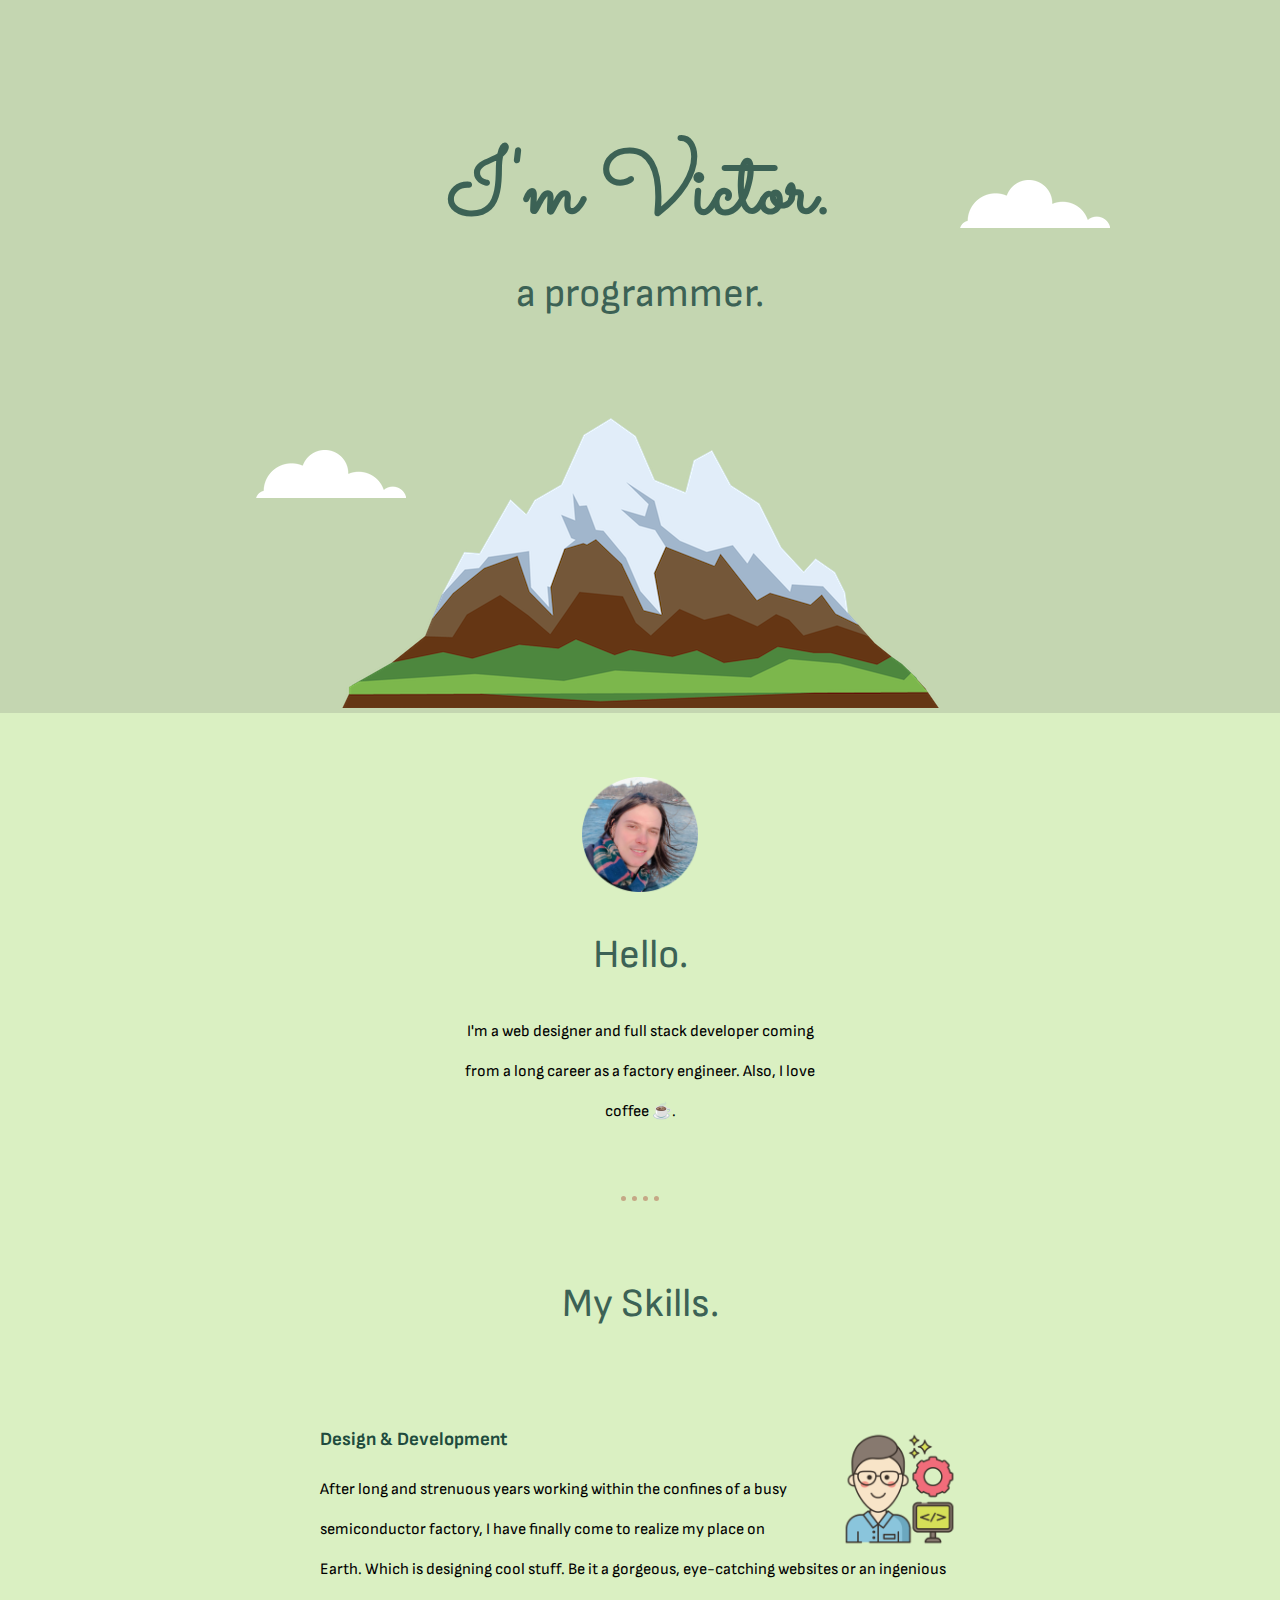
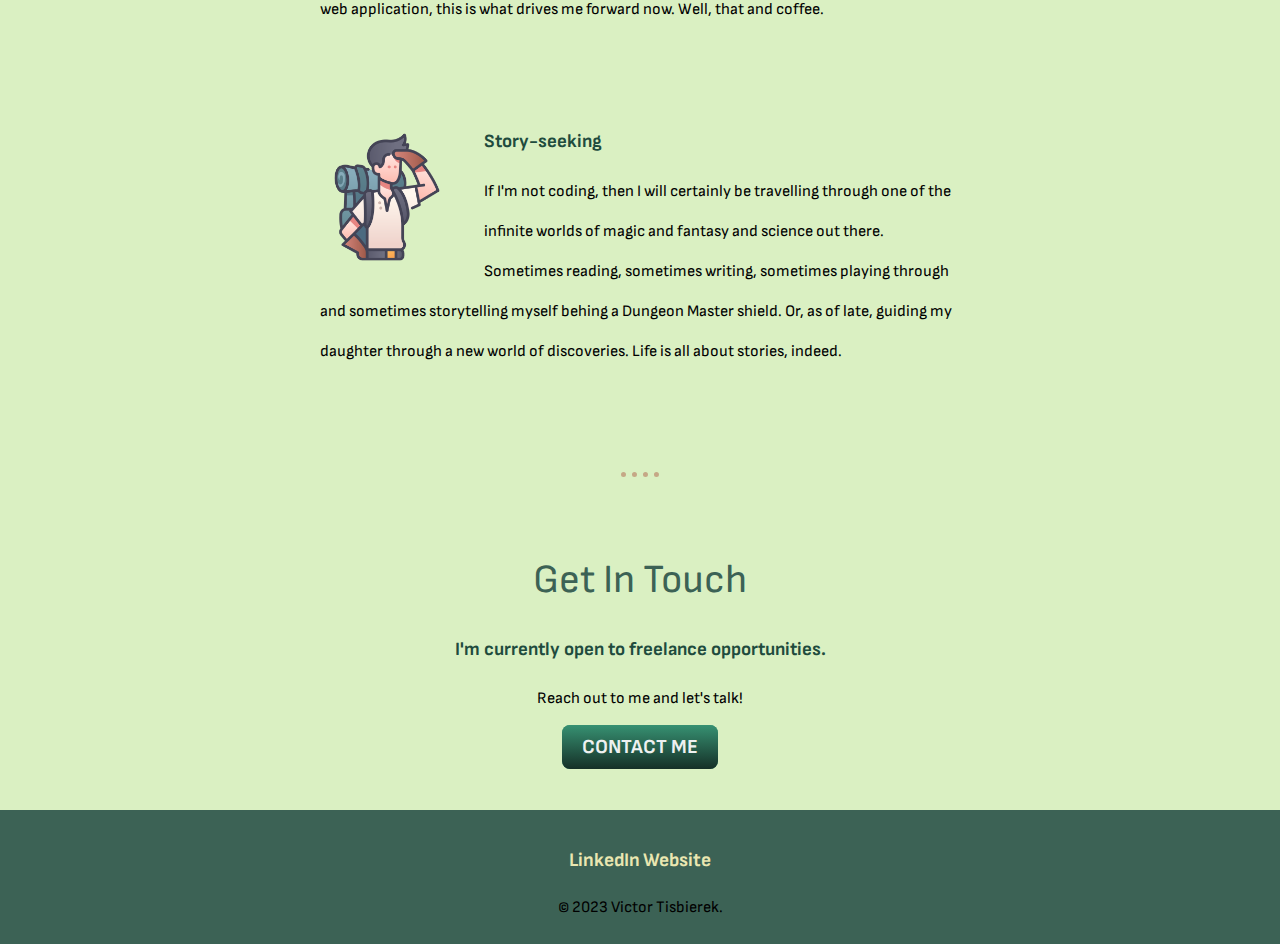
<file: index.html>
<!DOCTYPE html>
<html lang="en">
    <head>
        <meta charset="UTF-8">
        <title>VTisbierek</title>
        <link rel="stylesheet" type="" href="css/styles.css">
        <link rel="icon" href="favicon.ico">
        <link rel="preconnect" href="https://fonts.googleapis.com">
        <link rel="preconnect" href="https://fonts.gstatic.com" crossorigin>
        <link href="https://fonts.googleapis.com/css2?family=Sacramento&family=Sofia+Sans&display=swap" rel="stylesheet">
    </head>

    <body>

        <div class="top-container">
            <img src="images/cloud.png" alt="cloud-img" id="cloud1">
            <h1>I'm Victor.</h1>
            <h2 id="subtitle">a <span>pro</span>grammer.</h2>   
            <img src="images/cloud.png" alt="cloud-img" id="cloud2">
            <img src="images/mountain.png" alt="mountain-img">     
        </div>
        <!-- INÍCIO STUB CODE -->
        <div class="middle-container">
            <div class="profile">
              <img src="images/profile-circle.png" alt="victor-img" class="victor">
              <h2>Hello.</h2>
              <p>I'm a web designer and full stack developer coming from a long career as a factory engineer. Also, I love coffee ☕.</p>
            </div>
            <hr>
            <div class="skills">
              <h2>My Skills.</h2>
              <div class="skill-dev">
                <img class="dev-img" src="images/software-developer.png" alt="webdevelopment-img">
                <h3>Design & Development</h3>
                <p>After long and strenuous years working within the confines of a busy semiconductor factory, 
                    I have finally come to realize my place on Earth. Which is designing cool stuff. Be it a gorgeous, 
                    eye-catching websites or an ingenious web application, this is what drives me forward now. Well, that and coffee.
                </p>
              </div>
              <div class="skill-story">
                <img class="story-img" src="images/aventureiro.png" alt="storytelling-img">
                <h3>Story-seeking</h3>
                <p>If I'm not coding, then I will certainly be travelling through one of the infinite worlds of magic and fantasy and science out there.
                    Sometimes reading, sometimes writing, sometimes playing through and sometimes storytelling myself behing a Dungeon Master shield. Or,
                    as of late, guiding my daughter through a new world of discoveries. Life is all about stories, indeed.
                </p>
              </div>
            </div>
            <hr>
            <div class="contact-me">
              <h2>Get In Touch</h2>
              <h3>I'm currently open to freelance opportunities.</h3>
              <p>Reach out to me and let's talk!</p>
              <a class="btn" href="mailto:metropoller@gmail.com">CONTACT ME</a>
            </div>
          </div>
          
          
          <div class="bottom-container">
            <a class="footer-link" href="https://www.linkedin.com/in/victortisbierek/">LinkedIn</a>
            <a class="footer-link" href="https://vtisbierek.github.io/cv/">Website</a>
            <p>© 2023 Victor Tisbierek.</p>
          </div>
          <!-- FIM STUB CODE -->
    </body>
</html>
</file>
<file: css/styles.css>
/****************************************************TAG SELECTORS**********************************************************/
body{
    margin:0px;
    text-align: center;
    font-family: 'Sofia Sans', sans-serif;
    background-color: #c4d6b1;
 }

 a{
    color:#EAE7B1;   
 }

h1{
    color:#3C6255;
    font-size:5.625rem;
    font-family: 'Sacramento', cursive;
    margin: 0 auto 0;
 }

hr{
    color:#c5a886;
    border:none;
    border-top-style: dotted;
    border-top-width: 5px;
    width: 3%;
}

h2{
    color:#3C6255;
    font-size: 2.5rem;
    font-weight: normal;
}

h3{
    color:#204b3d;
}

p{
    line-height: 2.5;
}

a{
    text-decoration: none;
    font-size: 1.2rem;
    font-weight: bold;
}

/****************************************************CLASS SELECTORS********************************************************/

.top-container{
    padding: 10% 0 0;
}

.middle-container{
    padding: 5% 0 1%;
    background-color: #daf0c2;
    position:relative;   
}

.bottom-container{
    padding: 3% 0 0;
    background-color: #3C6255;
    position:absolute;
    width:100%;
}

.skill-dev{
    margin:100px auto 100px auto;
    width:50%;
    text-align: left;
}

.skill-story{
    margin:100px auto 100px auto;
    width:50%;
    text-align: left;
}

.profile{
    position:relative;
    margin:0 auto 5%;
    width: 30%;
}

.skills{
    padding: 3% 0 0;
    position:relative;
    margin:0 auto 0%;
}

.victor{
    width: 30%;
}

.story-img{
    width: 21%;
    float: left;
    margin-right: 30px;
}

.dev-img{
    width: 19%;
    float: right;
    margin-left: 30px;
}

.btn{
    background: #379172;
    background-image: -webkit-linear-gradient(top, #379172, #153027);
    background-image: -moz-linear-gradient(top, #379172, #153027);
    background-image: -ms-linear-gradient(top, #379172, #153027);
    background-image: -o-linear-gradient(top, #379172, #153027);
    background-image: linear-gradient(to bottom, #379172, #153027);
    -webkit-border-radius: 8;
    -moz-border-radius: 8;
    border:none;
    border-radius: 8px;
    font-family: 'Sofia Sans', sans-serif;
    color: #eef1f0;
    font-size: 20px;
    padding: 10px 20px 10px 20px;
    text-decoration: none;
  }
  
  .btn:hover{
    background: #25c28b;
    background-image: -webkit-linear-gradient(top, #25c28b, #217054);
    background-image: -moz-linear-gradient(top, #25c28b, #217054);
    background-image: -ms-linear-gradient(top, #25c28b, #217054);
    background-image: -o-linear-gradient(top, #25c28b, #217054);
    background-image: linear-gradient(to bottom, #25c28b, #217054);
    text-decoration: none;
  }

  .contact-me{
    padding: 3% 0 3%;
    width: 50%;
    margin: auto;
  }

  .footer-link1{
    position: relative;
    right:1%;
  }

  .footer-link2{
    position: relative;
    left:1%;
  }
/******************************************************ID SELECTORS*********************************************************/
#cloud2{
    position:absolute;
    left:20%;
    top:50%;
}

#cloud1{
    position:absolute;
    left:75%;
    top:20%;
}

#subtitle{
    margin-top: 10px;
}

#mountain{
    position:relative;
    top:10px;
}
</file>
